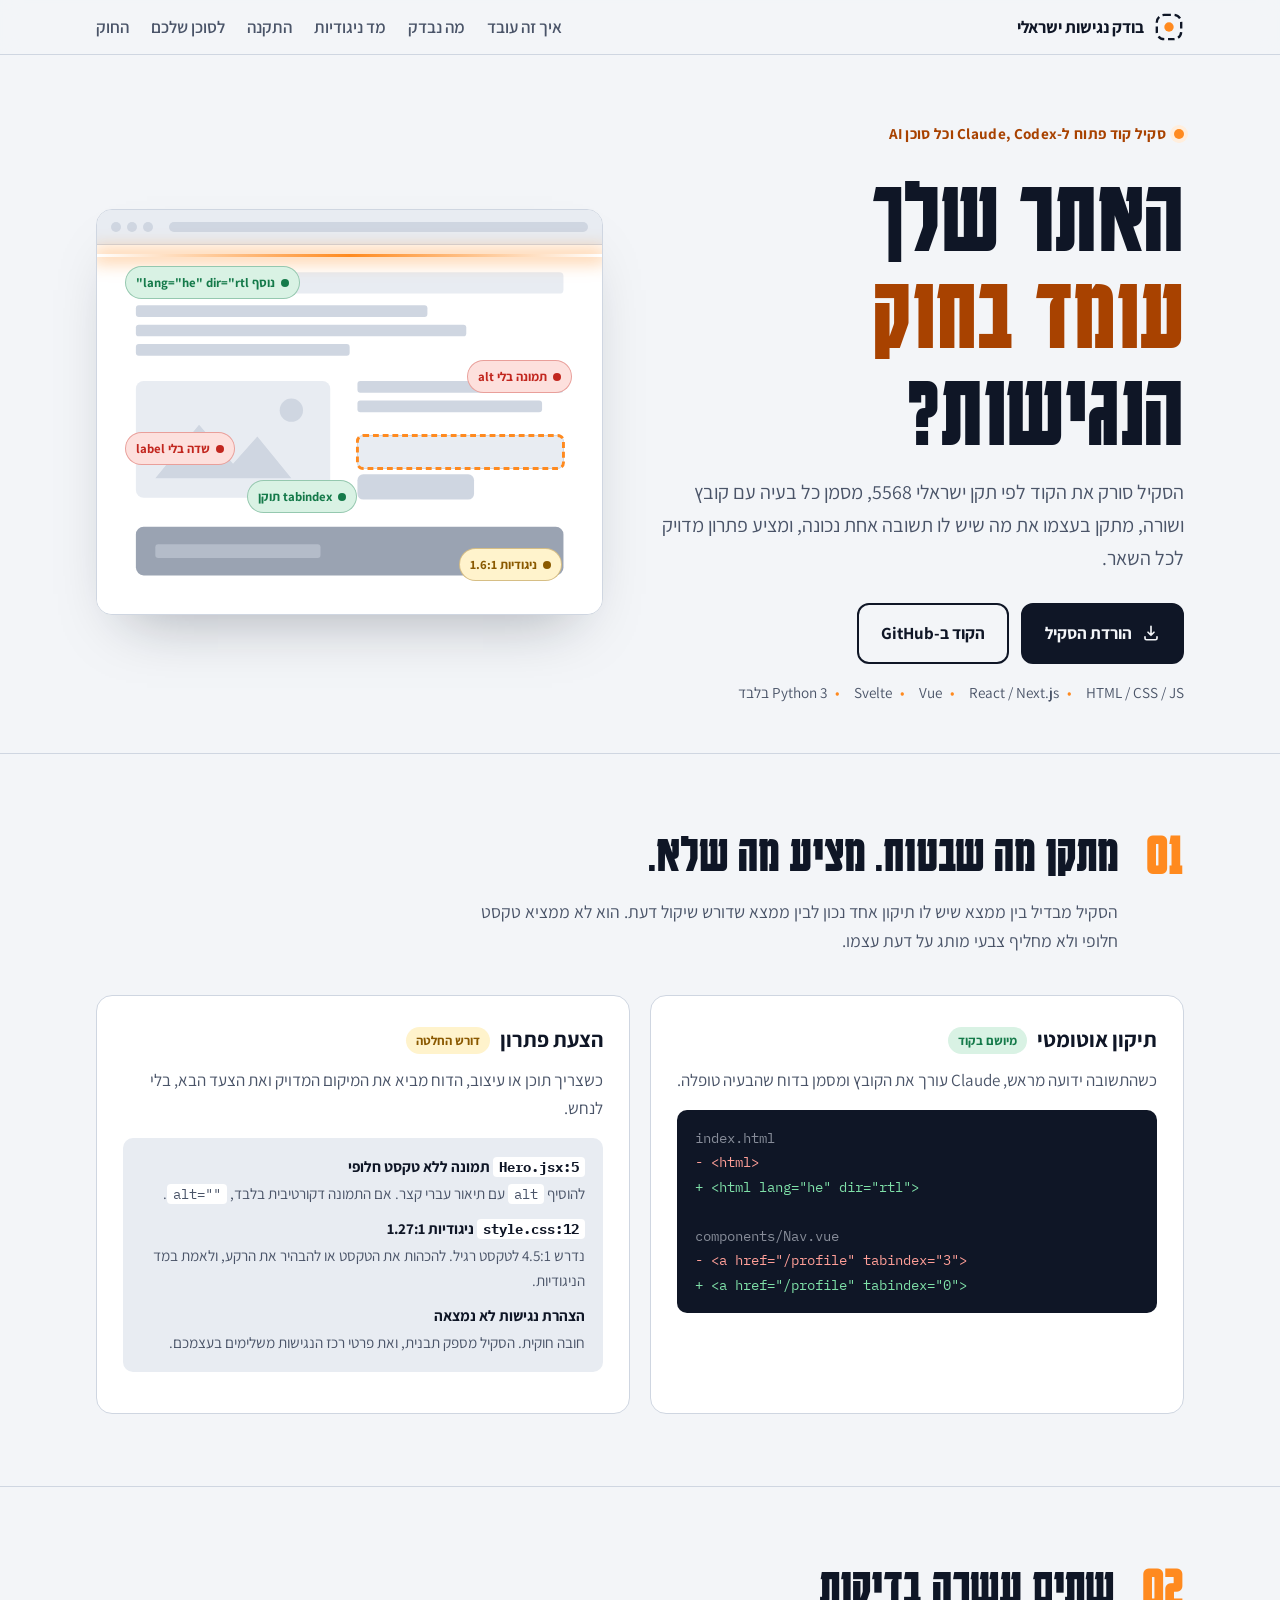
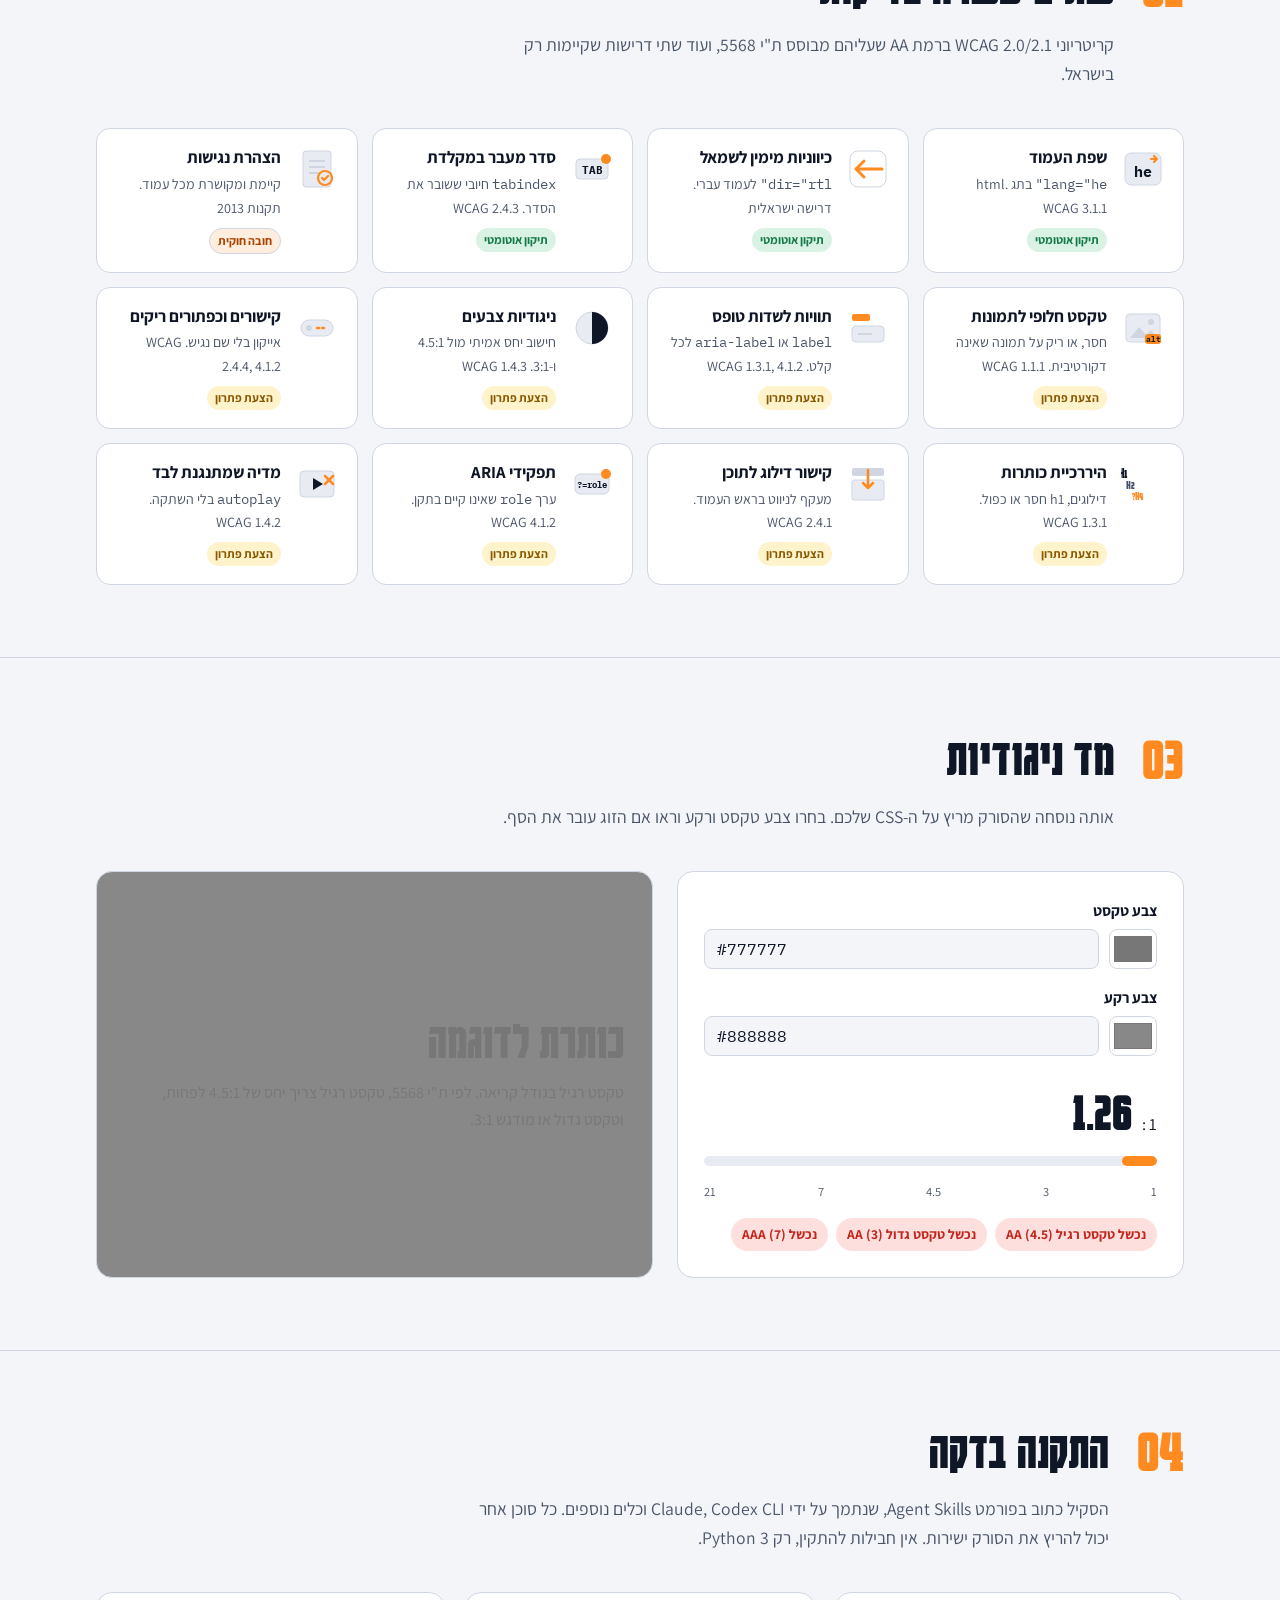
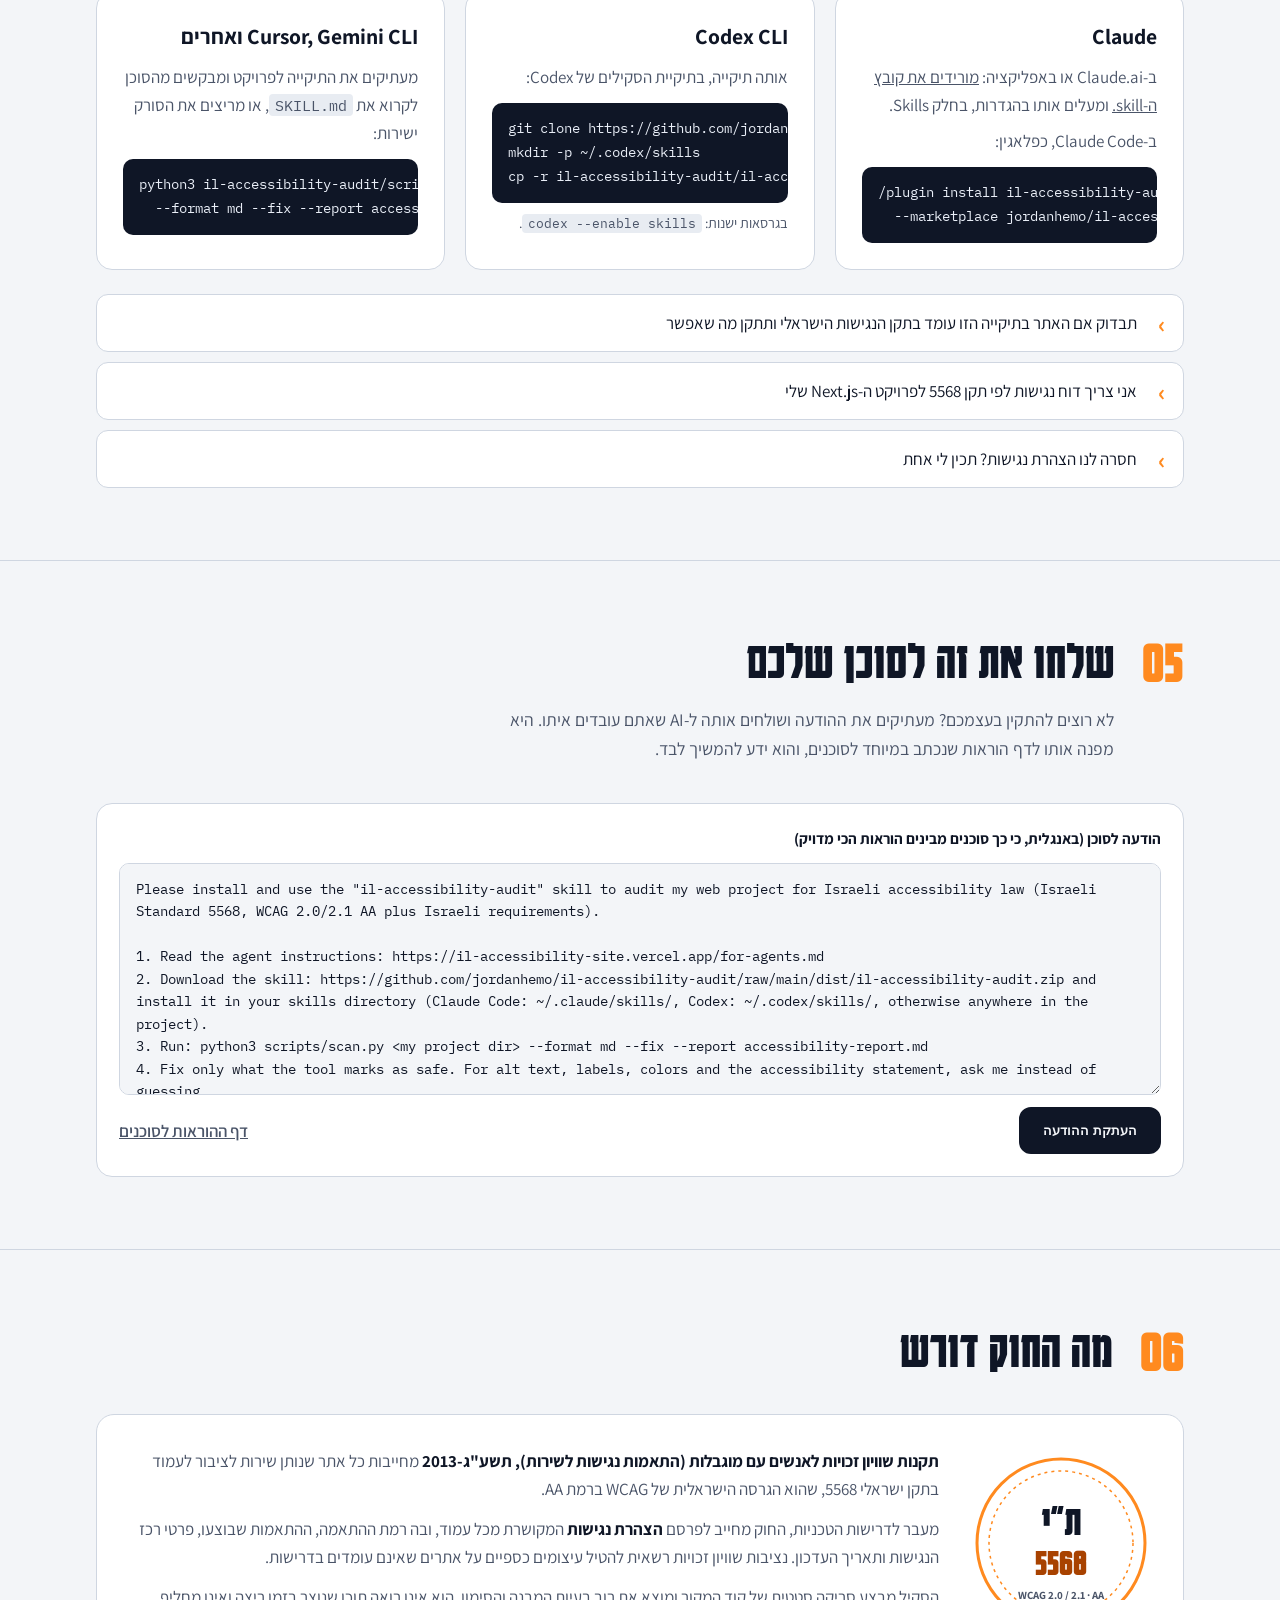
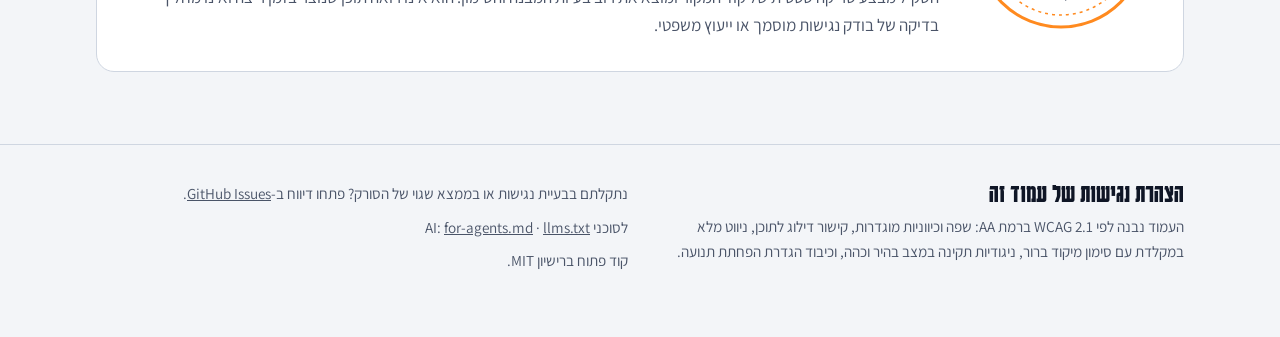
<file: index.html>
<!doctype html>
<html lang="he" dir="rtl">
<head>
<meta charset="utf-8">
<meta name="viewport" content="width=device-width, initial-scale=1, viewport-fit=cover">
<meta name="claude:viewport-fit-sides" content="cover">
<title>בודק נגישות ישראלי</title>
<meta name="description" content="סקיל חינמי לסוכני AI (Claude, Codex ואחרים) שסורק פרויקט אינטרנט לפי תקן ישראלי 5568, מפיק דוח ומתקן את מה שבטוח לתקן.">
<link rel="canonical" href="https://il-accessibility-site.vercel.app/">
<link rel="icon" href="/icon.svg" type="image/svg+xml">
<link rel="manifest" href="/site.webmanifest">
<meta property="og:type" content="website">
<meta property="og:title" content="בודק נגישות ישראלי">
<meta property="og:description" content="סקיל חינמי לסוכני AI שבודק אתרים לפי תקן ישראלי 5568, מפיק דוח בעברית ומתקן את מה שבטוח לתקן.">
<meta property="og:url" content="https://il-accessibility-site.vercel.app/">
<meta property="og:locale" content="he_IL">
<meta name="twitter:card" content="summary">
<script type="application/ld+json">
{
  "@context": "https://schema.org",
  "@type": "SoftwareApplication",
  "name": "IL Accessibility Audit",
  "alternateName": "בודק נגישות ישראלי",
  "description": "Agent skill that audits web projects against Israeli Standard 5568 (WCAG 2.0/2.1 AA plus Israeli requirements), writes a Hebrew report and auto-fixes unambiguous findings.",
  "applicationCategory": "DeveloperApplication",
  "operatingSystem": "Any",
  "inLanguage": ["he", "en"],
  "license": "https://opensource.org/licenses/MIT",
  "isAccessibleForFree": true,
  "downloadUrl": "https://github.com/jordanhemo/il-accessibility-audit/raw/main/dist/il-accessibility-audit.zip",
  "codeRepository": "https://github.com/jordanhemo/il-accessibility-audit",
  "url": "https://il-accessibility-site.vercel.app/"
}
</script>
<link rel="preconnect" href="https://fonts.googleapis.com">
<link rel="preconnect" href="https://fonts.gstatic.com" crossorigin>
<link href="https://fonts.googleapis.com/css2?family=Karantina:wght@400;700&family=Assistant:wght@400;600;700&family=IBM+Plex+Mono:wght@400;500&display=swap" rel="stylesheet">
<style>
/* Layout: a diagnostic surface. Headline column on the start side, a live mock-browser being scanned beside it;
   every section illustrated with the instruments of accessibility itself (focus ring, contrast meter, diff). */
:root {
  --paper: #f3f5f8;
  --paper-2: #e8ecf2;
  --panel: #ffffff;
  --ink: #0f1626;
  --ink-2: #4a5468;
  --rule: #cfd6e1;
  --focus: #ff8a1f;          /* graphics only */
  --focus-ink: #a84200;      /* text on paper */
  --focus-soft: #ffeedd;
  --ok: #157a4a;
  --ok-soft: #d9f2e4;
  --crit: #c2271f;
  --crit-soft: #fde0dd;
  --warn: #8a5900;
  --warn-soft: #fff3cc;
  --code-bg: #0f1626;
  --code-fg: #e9eef7;
  --code-add: #7fe0a8;
  --code-del: #ff9f98;
  --display: "Karantina", "Assistant", system-ui, sans-serif;
  --body: "Assistant", "Heebo", system-ui, sans-serif;
  --mono: "IBM Plex Mono", ui-monospace, Menlo, monospace;
  color-scheme: light;
}
@media (prefers-color-scheme: dark) {
  :root:not([data-theme="light"]) {
    --paper: #0d1220; --paper-2: #131a2c; --panel: #171f33; --ink: #eef2f9; --ink-2: #aab4c8; --rule: #2a3449;
    --focus: #ffa14d; --focus-ink: #ffb46b; --focus-soft: #3a2410;
    --ok: #6fd79b; --ok-soft: #10301f; --crit: #ff8d84; --crit-soft: #3d1613; --warn: #f5c45a; --warn-soft: #3a2d08;
    --code-bg: #060912; --code-fg: #e9eef7; color-scheme: dark;
  }
}
:root[data-theme="dark"] {
  --paper: #0d1220; --paper-2: #131a2c; --panel: #171f33; --ink: #eef2f9; --ink-2: #aab4c8; --rule: #2a3449;
  --focus: #ffa14d; --focus-ink: #ffb46b; --focus-soft: #3a2410;
  --ok: #6fd79b; --ok-soft: #10301f; --crit: #ff8d84; --crit-soft: #3d1613; --warn: #f5c45a; --warn-soft: #3a2d08;
  --code-bg: #060912; --code-fg: #e9eef7; color-scheme: dark;
}

* { box-sizing: border-box; }
html { scroll-behavior: smooth; }
body {
  margin: 0; direction: rtl;
  background: var(--paper); color: var(--ink);
  font-family: var(--body); font-size: 1.0625rem; line-height: 1.65;
}
h1, h2, h3 { text-wrap: balance; margin: 0; }
a { color: inherit; }
:focus-visible { outline: 3px solid var(--focus); outline-offset: 3px; border-radius: 6px; }
code, pre, .mono { font-family: var(--mono); }
.wrap {
  max-width: 1120px; margin-inline: auto;
  padding-left: max(16px, env(safe-area-inset-left, 0px));
  padding-right: max(16px, env(safe-area-inset-right, 0px));
}
.skip { position: absolute; top: -80px; inset-inline-start: 16px; background: var(--ink); color: var(--paper); padding: 10px 16px; border-radius: 8px; font-weight: 700; z-index: 20; }
.skip:focus { top: 16px; }

/* ---------- top bar ---------- */
.top { position: sticky; top: env(safe-area-inset-top, 0px); z-index: 10; background: color-mix(in srgb, var(--paper) 85%, transparent); backdrop-filter: blur(10px); border-bottom: 1px solid var(--rule); }
body::before { content: ""; position: fixed; inset: 0 0 auto; height: env(safe-area-inset-top, 0px); z-index: 11; background: var(--paper); }
.top .wrap { display: flex; align-items: center; justify-content: space-between; gap: 16px; padding-block: 12px; }
.logo { display: flex; align-items: center; gap: 10px; text-decoration: none; font-weight: 700; }
.logo svg { width: 30px; height: 30px; }
.top nav ul { list-style: none; margin: 0; padding: 0; display: flex; gap: 22px; flex-wrap: wrap; }
.top nav a { text-decoration: none; color: var(--ink-2); font-weight: 600; }
.top nav a:hover { color: var(--ink); text-decoration: underline; text-underline-offset: 4px; }

/* ---------- hero ---------- */
.hero .wrap { display: grid; grid-template-columns: 1.05fr 1fr; gap: 48px; align-items: center; padding-block: 64px 48px; }
.kicker { display: inline-flex; align-items: center; gap: 8px; font-weight: 700; color: var(--focus-ink); font-size: 0.95rem; letter-spacing: 0.02em; }
.kicker::before { content: ""; width: 10px; height: 10px; border-radius: 50%; background: var(--focus); box-shadow: 0 0 0 4px var(--focus-soft); }
h1 { font-family: var(--display); font-weight: 700; font-size: clamp(3.4rem, 8.5vw, 6.6rem); line-height: 0.92; letter-spacing: 0.005em; margin: 18px 0 20px; }
h1 em { font-style: normal; color: var(--focus-ink); }
.lede { font-size: 1.25rem; color: var(--ink-2); max-width: 34rem; margin: 0 0 28px; }
.cta { display: flex; gap: 12px; flex-wrap: wrap; align-items: center; }
.btn { display: inline-flex; align-items: center; gap: 10px; padding: 14px 22px; border-radius: 12px; font-weight: 700; text-decoration: none; border: 2px solid var(--ink); transition: transform .15s ease; }
.btn:hover { transform: translateY(-1px); }
.btn-ink { background: var(--ink); color: var(--paper); }
.btn-ghost { background: transparent; color: var(--ink); }
.btn svg { width: 18px; height: 18px; }
.meta { margin: 16px 0 0; color: var(--ink-2); font-size: 0.95rem; display: flex; gap: 14px; flex-wrap: wrap; }
.meta span::before { content: "•"; margin-inline-end: 8px; color: var(--focus); }
.meta span:first-child::before { content: none; }

/* mock browser scan */
.scan { position: relative; background: var(--panel); border: 1px solid var(--rule); border-radius: 16px; box-shadow: 0 30px 60px -30px rgba(15,22,38,.35); overflow: hidden; }
.scan .bar { display: flex; gap: 6px; padding: 12px 14px; border-bottom: 1px solid var(--rule); background: var(--paper-2); direction: ltr; }
.scan .bar i { width: 10px; height: 10px; border-radius: 50%; background: var(--rule); }
.scan .bar .url { margin-inline-start: 10px; flex: 1; height: 10px; border-radius: 5px; background: var(--rule); }
.scan svg { display: block; width: 100%; height: auto; }
.scan .sweep { position: absolute; inset-inline: 0; top: 44px; height: 3px; background: linear-gradient(90deg, transparent, var(--focus), transparent); box-shadow: 0 0 18px 4px color-mix(in srgb, var(--focus) 55%, transparent); animation: sweep 5s ease-in-out infinite; }
@keyframes sweep { 0% { transform: translateY(0); opacity: 0 } 8% { opacity: 1 } 92% { opacity: 1 } 100% { transform: translateY(380px); opacity: 0 } }
.flag { position: absolute; display: inline-flex; align-items: center; gap: 6px; padding: 5px 10px; border-radius: 999px; font-size: 0.8rem; font-weight: 700; white-space: nowrap; border: 1px solid; animation: pop .5s ease both; }
.flag::before { content: ""; width: 8px; height: 8px; border-radius: 50%; background: currentColor; }
.flag.crit { color: var(--crit); background: var(--crit-soft); border-color: color-mix(in srgb, var(--crit) 35%, transparent); }
.flag.warn { color: var(--warn); background: var(--warn-soft); border-color: color-mix(in srgb, var(--warn) 35%, transparent); }
.flag.ok   { color: var(--ok);   background: var(--ok-soft);   border-color: color-mix(in srgb, var(--ok) 35%, transparent); }
@keyframes pop { from { transform: scale(.85) } to { transform: scale(1) } }
.flag:nth-of-type(2) { animation-delay: .15s } .flag:nth-of-type(3) { animation-delay: .3s } .flag:nth-of-type(4) { animation-delay: .45s } .flag:nth-of-type(5) { animation-delay: .6s }
.scan .ring { stroke: var(--focus); stroke-width: 3; fill: none; stroke-dasharray: 6 4; animation: ring 1.2s linear infinite; }
@keyframes ring { to { stroke-dashoffset: -20 } }
@media (prefers-reduced-motion: reduce) {
  .scan .sweep { display: none } .flag { animation: none } .scan .ring { animation: none } .btn { transition: none } html { scroll-behavior: auto }
}

/* ---------- sections ---------- */
section { padding-block: 72px; border-top: 1px solid var(--rule); }
.sec-head { display: grid; grid-template-columns: auto 1fr; gap: 20px 28px; align-items: end; margin-bottom: 40px; }
.sec-num { font-family: var(--display); font-size: 4rem; line-height: 0.8; color: var(--focus); font-weight: 700; }
h2 { font-family: var(--display); font-weight: 700; font-size: clamp(2.2rem, 4.5vw, 3.4rem); line-height: 0.95; }
.sec-head p { grid-column: 2; margin: 0; color: var(--ink-2); max-width: 40rem; font-size: 1.1rem; }

/* fix vs suggest */
.split { display: grid; grid-template-columns: 1fr 1fr; gap: 20px; }
.panel { background: var(--panel); border: 1px solid var(--rule); border-radius: 16px; padding: 26px; min-width: 0; }
.panel h3 { font-size: 1.35rem; font-weight: 700; display: flex; align-items: center; gap: 10px; margin-bottom: 8px; }
.pill { font-size: 0.8rem; padding: 3px 10px; border-radius: 999px; font-weight: 700; }
.pill.ok { background: var(--ok-soft); color: var(--ok); } .pill.warn { background: var(--warn-soft); color: var(--warn); }
.panel p { color: var(--ink-2); margin: 0 0 16px; }
pre.diff { direction: ltr; text-align: left; margin: 0; background: var(--code-bg); color: var(--code-fg); border-radius: 10px; padding: 16px 18px; font-size: 0.9rem; line-height: 1.7; overflow-x: auto; }
.diff .del { color: var(--code-del); } .diff .add { color: var(--code-add); } .diff .cm { opacity: .55; }
.suggest { direction: rtl; background: var(--paper-2); border-radius: 10px; padding: 16px 18px; font-size: 0.95rem; }
.suggest dt { font-weight: 700; margin-top: 10px; } .suggest dt:first-child { margin-top: 0 } .suggest dd { margin: 2px 0 0; color: var(--ink-2); }
.suggest code { background: var(--panel); padding: 1px 6px; border-radius: 4px; direction: ltr; unicode-bidi: isolate; font-size: 0.9em; }

/* checks grid */
.checks { display: grid; grid-template-columns: repeat(auto-fill, minmax(240px, 1fr)); gap: 14px; list-style: none; padding: 0; margin: 0; }
.checks li { background: var(--panel); border: 1px solid var(--rule); border-radius: 14px; padding: 18px; display: grid; grid-template-columns: 44px 1fr; gap: 14px; align-items: start; min-width: 0; }
.checks svg { width: 44px; height: 44px; }
.checks b { display: block; font-size: 1.05rem; line-height: 1.3; }
.checks small { display: block; color: var(--ink-2); margin-top: 4px; font-size: 0.88rem; }
.checks .tag { display: inline-block; margin-top: 8px; font-size: 0.75rem; font-weight: 700; padding: 2px 8px; border-radius: 999px; }
.tag.ok { background: var(--ok-soft); color: var(--ok); } .tag.warn { background: var(--warn-soft); color: var(--warn); } .tag.law { background: var(--focus-soft); color: var(--focus-ink); }

/* contrast tool */
.tool { display: grid; grid-template-columns: 1fr 1.1fr; gap: 24px; align-items: stretch; }
.tool .panel { display: grid; gap: 16px; align-content: start; }
.field { display: grid; gap: 6px; }
.field label { font-weight: 700; font-size: 0.95rem; }
.field .row { display: flex; gap: 10px; align-items: center; }
.field input[type="color"] { width: 48px; height: 40px; border: 1px solid var(--rule); border-radius: 8px; padding: 2px; background: var(--panel); cursor: pointer; }
.field input[type="text"] { flex: 1; min-width: 0; font-family: var(--mono); font-size: 1rem; padding: 9px 12px; border: 1px solid var(--rule); border-radius: 8px; background: var(--paper); color: var(--ink); direction: ltr; }
.preview { border-radius: 16px; border: 1px solid var(--rule); padding: 28px; display: grid; gap: 14px; align-content: center; min-width: 0; }
.preview .big { font-family: var(--display); font-size: 3.2rem; line-height: 1; font-weight: 700; }
.preview .small { font-size: 1rem; }
.ratio { display: flex; align-items: baseline; gap: 10px; margin-top: 10px; direction: ltr; justify-content: flex-end; }
.ratio b { font-family: var(--display); font-size: 3.6rem; line-height: 1; font-variant-numeric: tabular-nums; }
.verdicts { display: flex; gap: 8px; flex-wrap: wrap; }
.verdict { font-size: 0.85rem; font-weight: 700; padding: 4px 10px; border-radius: 999px; border: 1px solid var(--rule); }
.verdict.pass { background: var(--ok-soft); color: var(--ok); border-color: transparent; }
.verdict.fail { background: var(--crit-soft); color: var(--crit); border-color: transparent; }
.meter { height: 10px; border-radius: 5px; background: var(--paper-2); position: relative; overflow: hidden; }
.meter i { position: absolute; inset-block: 0; inset-inline-start: 0; border-radius: 5px; background: var(--focus); transition: width .3s ease; }
.meter-marks { display: flex; justify-content: space-between; font-size: 0.78rem; color: var(--ink-2); font-variant-numeric: tabular-nums; }

/* install */
.install { display: grid; grid-template-columns: 1fr 1fr; gap: 20px; }
.install ol { margin: 0; padding-inline-start: 22px; color: var(--ink-2); }
.install li + li { margin-top: 8px; }
pre.sh { direction: ltr; text-align: left; margin: 12px 0 0; background: var(--code-bg); color: var(--code-fg); border-radius: 10px; padding: 14px 16px; font-size: 0.88rem; line-height: 1.7; overflow-x: auto; }
.prompts { list-style: none; margin: 24px 0 0; padding: 0; display: grid; gap: 10px; }
.prompts li { background: var(--panel); border: 1px solid var(--rule); border-radius: 12px; padding: 14px 18px; position: relative; padding-inline-start: 46px; }
.prompts li::before { content: "›"; position: absolute; inset-inline-start: 18px; top: 8px; font-size: 1.6rem; color: var(--focus); font-weight: 700; }

.install.three { grid-template-columns: repeat(3, 1fr); }
.install .panel p code { background: var(--paper-2); padding: 1px 6px; border-radius: 4px; direction: ltr; unicode-bidi: isolate; font-size: 0.9em; }

/* send to your agent */
.sendbox { background: var(--panel); border: 1px solid var(--rule); border-radius: 16px; padding: 22px; display: grid; gap: 12px; }
.sendbox-label { font-weight: 700; font-size: 0.95rem; }
.sendbox textarea { width: 100%; direction: ltr; text-align: left; font-family: var(--mono); font-size: 0.88rem; line-height: 1.6; padding: 14px 16px; border: 1px solid var(--rule); border-radius: 10px; background: var(--paper); color: var(--ink); resize: vertical; }
.sendbox-actions { display: flex; align-items: center; gap: 14px; flex-wrap: wrap; }
.sendbox-status { color: var(--ok); font-weight: 700; min-height: 1.4em; }
.sendbox-link { color: var(--ink-2); font-weight: 600; margin-inline-start: auto; }

/* law stamp */
.law { display: grid; grid-template-columns: 180px 1fr; gap: 32px; align-items: center; background: var(--panel); border: 1px solid var(--rule); border-radius: 18px; padding: 32px; }
.law svg { width: 180px; height: 180px; max-width: 100%; }
.law p { margin: 0 0 12px; color: var(--ink-2); } .law p:last-child { margin: 0; }
.law strong { color: var(--ink); }

footer { border-top: 1px solid var(--rule); padding-block: 36px 56px; color: var(--ink-2); font-size: 0.95rem; }
footer .wrap { display: grid; grid-template-columns: 1fr 1fr; gap: 24px; }
footer h2 { font-size: 1.6rem; margin-bottom: 8px; color: var(--ink); }
footer p { margin: 0 0 8px; }

@media (max-width: 860px) {
  .hero .wrap { grid-template-columns: 1fr; gap: 36px; padding-block: 44px 36px; }
  .split, .tool, .install, .install.three, footer .wrap { grid-template-columns: 1fr; }
  .law { grid-template-columns: 1fr; text-align: center; justify-items: center; }
  .sec-head { grid-template-columns: 1fr; } .sec-head p { grid-column: 1; }
  .top .wrap { flex-direction: column; align-items: flex-start; }
  .btn { width: 100%; justify-content: center; }
}
</style>
</head>
<body>
<a class="skip" href="#main">דלג לתוכן העמוד</a>

<header class="top">
  <div class="wrap">
    <a class="logo" href="#main" aria-label="בודק נגישות ישראלי, לראש העמוד">
      <svg viewBox="0 0 32 32" aria-hidden="true"><rect x="3" y="3" width="26" height="26" rx="8" fill="none" stroke="currentColor" stroke-width="2.5" stroke-dasharray="7 4"/><circle cx="16" cy="16" r="5" fill="var(--focus)"/></svg>
      <span>בודק נגישות ישראלי</span>
    </a>
    <nav aria-label="ניווט ראשי">
      <ul>
        <li><a href="#how">איך זה עובד</a></li>
        <li><a href="#checks">מה נבדק</a></li>
        <li><a href="#contrast">מד ניגודיות</a></li>
        <li><a href="#install">התקנה</a></li>
        <li><a href="#ai">לסוכן שלכם</a></li>
        <li><a href="#law">החוק</a></li>
      </ul>
    </nav>
  </div>
</header>

<main id="main" tabindex="-1">
  <div class="hero">
    <div class="wrap">
      <div>
        <span class="kicker">סקיל קוד פתוח ל-Claude, Codex וכל סוכן AI</span>
        <h1>האתר שלך<br><em>עומד בחוק</em><br>הנגישות?</h1>
        <p class="lede">
          הסקיל סורק את הקוד לפי תקן ישראלי 5568, מסמן כל בעיה עם קובץ ושורה,
          מתקן בעצמו את מה שיש לו תשובה אחת נכונה, ומציע פתרון מדויק לכל השאר.
        </p>
        <div class="cta">
          <a class="btn btn-ink" href="https://github.com/jordanhemo/il-accessibility-audit/raw/main/dist/il-accessibility-audit.zip">
            <svg viewBox="0 0 24 24" aria-hidden="true" fill="none" stroke="currentColor" stroke-width="2.2" stroke-linecap="round" stroke-linejoin="round"><path d="M12 3v12m0 0l-4-4m4 4l4-4M4 17v2a2 2 0 002 2h12a2 2 0 002-2v-2"/></svg>
            הורדת הסקיל
          </a>
          <a class="btn btn-ghost" href="https://github.com/jordanhemo/il-accessibility-audit">הקוד ב-GitHub</a>
        </div>
        <p class="meta"><span>HTML / CSS / JS</span><span>React / Next.js</span><span>Vue</span><span>Svelte</span><span>Python 3 בלבד</span></p>
      </div>

      <div class="scan" role="img" aria-label="הדמיה של סריקת עמוד: סמנים מציינים תמונה ללא טקסט חלופי, שדה ללא תווית, ניגודיות נמוכה, ושני תיקונים שבוצעו">
        <div class="bar"><i></i><i></i><i></i><span class="url"></span></div>
        <svg viewBox="0 0 520 380" aria-hidden="true">
          <rect x="0" y="0" width="520" height="380" fill="var(--panel)"/>
          <rect x="40" y="28" width="440" height="22" rx="4" fill="var(--paper-2)"/>
          <rect x="40" y="62" width="300" height="12" rx="3" fill="var(--rule)"/>
          <rect x="40" y="82" width="340" height="12" rx="3" fill="var(--rule)"/>
          <rect x="40" y="102" width="220" height="12" rx="3" fill="var(--rule)"/>
          <rect x="40" y="140" width="200" height="120" rx="8" fill="var(--paper-2)"/>
          <path d="M60 240l45-55 35 40 25-28 35 43z" fill="var(--rule)"/>
          <circle cx="200" cy="170" r="12" fill="var(--rule)"/>
          <rect x="268" y="140" width="212" height="12" rx="3" fill="var(--rule)"/>
          <rect x="268" y="160" width="190" height="12" rx="3" fill="var(--rule)"/>
          <rect x="268" y="196" width="212" height="34" rx="6" fill="var(--paper-2)" stroke="var(--rule)"/>
          <rect x="268" y="236" width="120" height="26" rx="6" fill="var(--rule)"/>
          <rect x="40" y="290" width="440" height="50" rx="8" fill="#9aa3b2"/>
          <rect x="60" y="308" width="170" height="14" rx="3" fill="#b4bcc9"/>
          <rect x="268" y="196" width="212" height="34" rx="6" class="ring"/>
        </svg>
        <span class="sweep" aria-hidden="true"></span>
        <span class="flag crit" style="top:150px; inset-inline-start:30px">תמונה בלי alt</span>
        <span class="flag crit" style="top:222px; inset-inline-end:28px">שדה בלי label</span>
        <span class="flag warn" style="top:338px; inset-inline-start:40px">ניגודיות 1.6:1</span>
        <span class="flag ok" style="top:56px; inset-inline-end:28px">נוסף lang="he" dir="rtl"</span>
        <span class="flag ok" style="top:270px; inset-inline-end:150px">tabindex תוקן</span>
      </div>
    </div>
  </div>

  <section id="how" aria-labelledby="how-t">
    <div class="wrap">
      <div class="sec-head">
        <span class="sec-num" aria-hidden="true">01</span>
        <h2 id="how-t">מתקן מה שבטוח. מציע מה שלא.</h2>
        <p>הסקיל מבדיל בין ממצא שיש לו תיקון אחד נכון לבין ממצא שדורש שיקול דעת. הוא לא ממציא טקסט חלופי ולא מחליף צבעי מותג על דעת עצמו.</p>
      </div>
      <div class="split">
        <div class="panel">
          <h3>תיקון אוטומטי <span class="pill ok">מיושם בקוד</span></h3>
          <p>כשהתשובה ידועה מראש, Claude עורך את הקובץ ומסמן בדוח שהבעיה טופלה.</p>
<pre class="diff" aria-label="דוגמת diff של תיקון אוטומטי"><span class="cm">index.html</span>
<span class="del">- &lt;html&gt;</span>
<span class="add">+ &lt;html lang="he" dir="rtl"&gt;</span>

<span class="cm">components/Nav.vue</span>
<span class="del">- &lt;a href="/profile" tabindex="3"&gt;</span>
<span class="add">+ &lt;a href="/profile" tabindex="0"&gt;</span></pre>
        </div>
        <div class="panel">
          <h3>הצעת פתרון <span class="pill warn">דורש החלטה</span></h3>
          <p>כשצריך תוכן או עיצוב, הדוח מביא את המיקום המדויק ואת הצעד הבא, בלי לנחש.</p>
          <dl class="suggest">
            <dt><code>Hero.jsx:5</code> תמונה ללא טקסט חלופי</dt>
            <dd>להוסיף <code>alt</code> עם תיאור עברי קצר. אם התמונה דקורטיבית בלבד, <code>alt=""</code>.</dd>
            <dt><code>style.css:12</code> ניגודיות 1.27:1</dt>
            <dd>נדרש 4.5:1 לטקסט רגיל. להכהות את הטקסט או להבהיר את הרקע, ולאמת במד הניגודיות.</dd>
            <dt>הצהרת נגישות לא נמצאה</dt>
            <dd>חובה חוקית. הסקיל מספק תבנית, ואת פרטי רכז הנגישות משלימים בעצמכם.</dd>
          </dl>
        </div>
      </div>
    </div>
  </section>

  <section id="checks" aria-labelledby="checks-t">
    <div class="wrap">
      <div class="sec-head">
        <span class="sec-num" aria-hidden="true">02</span>
        <h2 id="checks-t">שתים עשרה בדיקות</h2>
        <p>קריטריוני WCAG 2.0/2.1 ברמת AA שעליהם מבוסס ת"י 5568, ועוד שתי דרישות שקיימות רק בישראל.</p>
      </div>
      <ul class="checks">
        <li>
          <svg viewBox="0 0 44 44" aria-hidden="true"><rect x="4" y="6" width="36" height="32" rx="6" fill="var(--paper-2)" stroke="var(--rule)"/><text x="22" y="30" text-anchor="middle" font-family="var(--mono)" font-size="15" font-weight="700" fill="var(--ink)">he</text><path d="M30 12h6m0 0l-3-3m3 3l-3 3" stroke="var(--focus)" stroke-width="2.2" fill="none" stroke-linecap="round"/></svg>
          <div><b>שפת העמוד</b><small><code>lang="he"</code> בתג html. WCAG 3.1.1</small><span class="tag ok">תיקון אוטומטי</span></div>
        </li>
        <li>
          <svg viewBox="0 0 44 44" aria-hidden="true"><path d="M36 22H10m0 0l8-8m-8 8l8 8" stroke="var(--focus)" stroke-width="3" fill="none" stroke-linecap="round" stroke-linejoin="round"/><rect x="4" y="4" width="36" height="36" rx="8" fill="none" stroke="var(--rule)"/></svg>
          <div><b>כיווניות מימין לשמאל</b><small><code>dir="rtl"</code> לעמוד עברי. דרישה ישראלית</small><span class="tag ok">תיקון אוטומטי</span></div>
        </li>
        <li>
          <svg viewBox="0 0 44 44" aria-hidden="true"><rect x="6" y="12" width="32" height="20" rx="4" fill="var(--paper-2)" stroke="var(--rule)"/><text x="22" y="27" text-anchor="middle" font-family="var(--mono)" font-size="11" font-weight="700" fill="var(--ink)">TAB</text><circle cx="36" cy="12" r="5" fill="var(--focus)"/></svg>
          <div><b>סדר מעבר במקלדת</b><small><code>tabindex</code> חיובי ששובר את הסדר. WCAG 2.4.3</small><span class="tag ok">תיקון אוטומטי</span></div>
        </li>
        <li>
          <svg viewBox="0 0 44 44" aria-hidden="true"><rect x="8" y="4" width="28" height="36" rx="3" fill="var(--paper-2)" stroke="var(--rule)"/><path d="M14 14h16M14 20h16M14 26h10" stroke="var(--rule)" stroke-width="2"/><circle cx="30" cy="31" r="7" fill="none" stroke="var(--focus)" stroke-width="2.2"/><path d="M27 31l2 2 4-4" stroke="var(--focus)" stroke-width="2.2" fill="none" stroke-linecap="round"/></svg>
          <div><b>הצהרת נגישות</b><small>קיימת ומקושרת מכל עמוד. תקנות 2013</small><span class="tag law">חובה חוקית</span></div>
        </li>
        <li>
          <svg viewBox="0 0 44 44" aria-hidden="true"><rect x="5" y="8" width="34" height="28" rx="4" fill="var(--paper-2)" stroke="var(--rule)"/><path d="M9 32l9-11 7 8 5-5 6 8z" fill="var(--rule)"/><circle cx="30" cy="16" r="3" fill="var(--rule)"/><rect x="24" y="28" width="16" height="10" rx="3" fill="var(--focus)"/><text x="32" y="36" text-anchor="middle" font-family="var(--mono)" font-size="7.5" font-weight="700" fill="#1a1a1a">alt</text></svg>
          <div><b>טקסט חלופי לתמונות</b><small>חסר, או ריק על תמונה שאינה דקורטיבית. WCAG 1.1.1</small><span class="tag warn">הצעת פתרון</span></div>
        </li>
        <li>
          <svg viewBox="0 0 44 44" aria-hidden="true"><rect x="6" y="20" width="32" height="16" rx="4" fill="var(--paper-2)" stroke="var(--rule)"/><rect x="6" y="8" width="18" height="7" rx="2" fill="var(--focus)"/><path d="M12 28h14" stroke="var(--rule)" stroke-width="2"/></svg>
          <div><b>תוויות לשדות טופס</b><small><code>label</code> או <code>aria-label</code> לכל קלט. WCAG 1.3.1, 4.1.2</small><span class="tag warn">הצעת פתרון</span></div>
        </li>
        <li>
          <svg viewBox="0 0 44 44" aria-hidden="true"><circle cx="22" cy="22" r="16" fill="var(--paper-2)" stroke="var(--rule)"/><path d="M22 6a16 16 0 010 32z" fill="var(--ink)"/><path d="M22 6a16 16 0 000 32" fill="none"/></svg>
          <div><b>ניגודיות צבעים</b><small>חישוב יחס אמיתי מול 4.5:1 ו-3:1. WCAG 1.4.3</small><span class="tag warn">הצעת פתרון</span></div>
        </li>
        <li>
          <svg viewBox="0 0 44 44" aria-hidden="true"><rect x="6" y="14" width="32" height="16" rx="8" fill="var(--paper-2)" stroke="var(--rule)"/><circle cx="14" cy="22" r="3" fill="var(--rule)"/><path d="M22 22h10" stroke="var(--focus)" stroke-width="2.5" stroke-dasharray="2 3" stroke-linecap="round"/></svg>
          <div><b>קישורים וכפתורים ריקים</b><small>אייקון בלי שם נגיש. WCAG 2.4.4, 4.1.2</small><span class="tag warn">הצעת פתרון</span></div>
        </li>
        <li>
          <svg viewBox="0 0 44 44" aria-hidden="true"><text x="6" y="16" font-family="var(--display)" font-size="14" font-weight="700" fill="var(--ink)">H1</text><text x="14" y="27" font-family="var(--display)" font-size="12" font-weight="700" fill="var(--ink-2)">H2</text><text x="22" y="38" font-family="var(--display)" font-size="11" font-weight="700" fill="var(--focus)">H4?</text></svg>
          <div><b>היררכיית כותרות</b><small>דילוגים, h1 חסר או כפול. WCAG 1.3.1</small><span class="tag warn">הצעת פתרון</span></div>
        </li>
        <li>
          <svg viewBox="0 0 44 44" aria-hidden="true"><rect x="6" y="6" width="32" height="8" rx="2" fill="var(--rule)"/><rect x="6" y="18" width="32" height="20" rx="2" fill="var(--paper-2)" stroke="var(--rule)"/><path d="M22 8v18m0 0l-5-5m5 5l5-5" stroke="var(--focus)" stroke-width="2.5" fill="none" stroke-linecap="round"/></svg>
          <div><b>קישור דילוג לתוכן</b><small>מעקף לניווט בראש העמוד. WCAG 2.4.1</small><span class="tag warn">הצעת פתרון</span></div>
        </li>
        <li>
          <svg viewBox="0 0 44 44" aria-hidden="true"><rect x="5" y="12" width="34" height="20" rx="5" fill="var(--paper-2)" stroke="var(--rule)"/><text x="22" y="26" text-anchor="middle" font-family="var(--mono)" font-size="9" font-weight="700" fill="var(--ink)">role=?</text><circle cx="36" cy="12" r="5" fill="var(--focus)"/></svg>
          <div><b>תפקידי ARIA</b><small>ערך <code>role</code> שאינו קיים בתקן. WCAG 4.1.2</small><span class="tag warn">הצעת פתרון</span></div>
        </li>
        <li>
          <svg viewBox="0 0 44 44" aria-hidden="true"><rect x="5" y="9" width="34" height="26" rx="4" fill="var(--paper-2)" stroke="var(--rule)"/><path d="M18 16v12l10-6z" fill="var(--ink)"/><path d="M30 14l8 8m0-8l-8 8" stroke="var(--focus)" stroke-width="2.5" stroke-linecap="round"/></svg>
          <div><b>מדיה שמתנגנת לבד</b><small><code>autoplay</code> בלי השתקה. WCAG 1.4.2</small><span class="tag warn">הצעת פתרון</span></div>
        </li>
      </ul>
    </div>
  </section>

  <section id="contrast" aria-labelledby="contrast-t">
    <div class="wrap">
      <div class="sec-head">
        <span class="sec-num" aria-hidden="true">03</span>
        <h2 id="contrast-t">מד ניגודיות</h2>
        <p>אותה נוסחה שהסורק מריץ על ה-CSS שלכם. בחרו צבע טקסט ורקע וראו אם הזוג עובר את הסף.</p>
      </div>
      <div class="tool">
        <div class="panel">
          <div class="field">
            <label for="fg-hex">צבע טקסט</label>
            <div class="row"><input type="color" id="fg-pick" value="#777777" aria-label="בחירת צבע טקסט"><input type="text" id="fg-hex" value="#777777" spellcheck="false" inputmode="text" maxlength="7"></div>
          </div>
          <div class="field">
            <label for="bg-hex">צבע רקע</label>
            <div class="row"><input type="color" id="bg-pick" value="#888888" aria-label="בחירת צבע רקע"><input type="text" id="bg-hex" value="#888888" spellcheck="false" inputmode="text" maxlength="7"></div>
          </div>
          <div class="ratio" aria-live="polite"><b id="ratio">1.13</b><span>: 1</span></div>
          <div class="meter" aria-hidden="true"><i id="meter" style="width:5%"></i></div>
          <div class="meter-marks" aria-hidden="true"><span>1</span><span>3</span><span>4.5</span><span>7</span><span>21</span></div>
          <div class="verdicts" id="verdicts">
            <span class="verdict fail">טקסט רגיל AA (4.5)</span>
            <span class="verdict fail">טקסט גדול AA (3)</span>
            <span class="verdict fail">AAA (7)</span>
          </div>
        </div>
        <div class="preview" id="preview" style="background:#888888;color:#777777">
          <div class="big">כותרת לדוגמה</div>
          <p class="small" style="margin:0">טקסט רגיל בגודל קריאה. לפי ת"י 5568, טקסט רגיל צריך יחס של 4.5:1 לפחות, וטקסט גדול או מודגש 3:1.</p>
        </div>
      </div>
    </div>
  </section>

  <section id="install" aria-labelledby="install-t">
    <div class="wrap">
      <div class="sec-head">
        <span class="sec-num" aria-hidden="true">04</span>
        <h2 id="install-t">התקנה בדקה</h2>
        <p>הסקיל כתוב בפורמט Agent Skills, שנתמך על ידי Claude, Codex CLI וכלים נוספים. כל סוכן אחר יכול להריץ את הסורק ישירות. אין חבילות להתקין, רק Python 3.</p>
      </div>
      <div class="install three">
        <div class="panel">
          <h3>Claude</h3>
          <p style="margin:0 0 8px">ב-Claude.ai או באפליקציה: <a href="https://github.com/jordanhemo/il-accessibility-audit/raw/main/dist/il-accessibility-audit.skill">מורידים את קובץ ה-‎.skill</a> ומעלים אותו בהגדרות, בחלק Skills.</p>
          <p style="margin:0">ב-Claude Code, כפלאגין:</p>
<pre class="sh">/plugin install il-accessibility-audit \
  --marketplace jordanhemo/il-accessibility-audit</pre>
        </div>
        <div class="panel">
          <h3>Codex CLI</h3>
          <p style="margin:0">אותה תיקייה, בתיקיית הסקילים של Codex:</p>
<pre class="sh">git clone https://github.com/jordanhemo/il-accessibility-audit.git
mkdir -p ~/.codex/skills
cp -r il-accessibility-audit/il-accessibility-audit ~/.codex/skills/</pre>
          <p style="margin:8px 0 0;font-size:.9rem">בגרסאות ישנות: <code>codex --enable skills</code>.</p>
        </div>
        <div class="panel">
          <h3>Cursor, Gemini CLI ואחרים</h3>
          <p style="margin:0">מעתיקים את התיקייה לפרויקט ומבקשים מהסוכן לקרוא את <code>SKILL.md</code>, או מריצים את הסורק ישירות:</p>
<pre class="sh">python3 il-accessibility-audit/scripts/scan.py . \
  --format md --fix --report accessibility-report.md</pre>
        </div>
      </div>
      <ul class="prompts" aria-label="דוגמאות לבקשות">
        <li>תבדוק אם האתר בתיקייה הזו עומד בתקן הנגישות הישראלי ותתקן מה שאפשר</li>
        <li>אני צריך דוח נגישות לפי תקן 5568 לפרויקט ה-Next.js שלי</li>
        <li>חסרה לנו הצהרת נגישות? תכין לי אחת</li>
      </ul>
    </div>
  </section>

  <section id="ai" aria-labelledby="ai-t">
    <div class="wrap">
      <div class="sec-head">
        <span class="sec-num" aria-hidden="true">05</span>
        <h2 id="ai-t">שלחו את זה לסוכן שלכם</h2>
        <p>לא רוצים להתקין בעצמכם? מעתיקים את ההודעה ושולחים אותה ל-AI שאתם עובדים איתו. היא מפנה אותו לדף הוראות שנכתב במיוחד לסוכנים, והוא ידע להמשיך לבד.</p>
      </div>
      <div class="sendbox">
        <label for="agent-msg" class="sendbox-label">הודעה לסוכן (באנגלית, כי כך סוכנים מבינים הוראות הכי מדויק)</label>
        <textarea id="agent-msg" rows="9" readonly spellcheck="false">Please install and use the "il-accessibility-audit" skill to audit my web project for Israeli accessibility law (Israeli Standard 5568, WCAG 2.0/2.1 AA plus Israeli requirements).

1. Read the agent instructions: https://il-accessibility-site.vercel.app/for-agents.md
2. Download the skill: https://github.com/jordanhemo/il-accessibility-audit/raw/main/dist/il-accessibility-audit.zip and install it in your skills directory (Claude Code: ~/.claude/skills/, Codex: ~/.codex/skills/, otherwise anywhere in the project).
3. Run: python3 scripts/scan.py <my project dir> --format md --fix --report accessibility-report.md
4. Fix only what the tool marks as safe. For alt text, labels, colors and the accessibility statement, ask me instead of guessing.
5. Summarize the report in Hebrew.</textarea>
        <div class="sendbox-actions">
          <button type="button" class="btn btn-ink" id="copy-btn">העתקת ההודעה</button>
          <span class="sendbox-status" id="copy-status" role="status" aria-live="polite"></span>
          <a href="/for-agents.md" class="sendbox-link">דף ההוראות לסוכנים</a>
        </div>
      </div>
    </div>
  </section>

  <section id="law" aria-labelledby="law-t">
    <div class="wrap">
      <div class="sec-head">
        <span class="sec-num" aria-hidden="true">06</span>
        <h2 id="law-t">מה החוק דורש</h2>
      </div>
      <div class="law">
        <svg viewBox="0 0 180 180" aria-hidden="true">
          <circle cx="90" cy="90" r="84" fill="none" stroke="var(--focus)" stroke-width="3"/>
          <circle cx="90" cy="90" r="72" fill="none" stroke="var(--focus)" stroke-width="1.5" stroke-dasharray="3 4"/>
          <text x="90" y="82" text-anchor="middle" font-family="var(--display)" font-weight="700" font-size="44" fill="var(--ink)">ת"י</text>
          <text x="90" y="122" text-anchor="middle" font-family="var(--display)" font-weight="700" font-size="40" fill="var(--focus-ink)">5568</text>
          <text x="90" y="146" text-anchor="middle" font-family="var(--body)" font-weight="700" font-size="11" fill="var(--ink-2)">WCAG 2.0 / 2.1 · AA</text>
        </svg>
        <div>
          <p><strong>תקנות שוויון זכויות לאנשים עם מוגבלות (התאמות נגישות לשירות), תשע"ג-2013</strong> מחייבות כל אתר שנותן שירות לציבור לעמוד בתקן ישראלי 5568, שהוא הגרסה הישראלית של WCAG ברמת AA.</p>
          <p>מעבר לדרישות הטכניות, החוק מחייב לפרסם <strong>הצהרת נגישות</strong> המקושרת מכל עמוד, ובה רמת ההתאמה, ההתאמות שבוצעו, פרטי רכז הנגישות ותאריך העדכון. נציבות שוויון זכויות רשאית להטיל עיצומים כספיים על אתרים שאינם עומדים בדרישות.</p>
          <p>הסקיל מבצע סריקה סטטית של קוד המקור ומוצא את רוב בעיות המבנה והסימון. הוא אינו רואה תוכן שנוצר בזמן ריצה ואינו מחליף בדיקה של בודק נגישות מוסמך או ייעוץ משפטי.</p>
        </div>
      </div>
    </div>
  </section>
</main>

<footer>
  <div class="wrap">
    <div>
      <h2>הצהרת נגישות של עמוד זה</h2>
      <p>העמוד נבנה לפי WCAG 2.1 ברמת AA: שפה וכיווניות מוגדרות, קישור דילוג לתוכן, ניווט מלא במקלדת עם סימון מיקוד ברור, ניגודיות תקינה במצב בהיר וכהה, וכיבוד הגדרת הפחתת תנועה.</p>
    </div>
    <div>
      <p>נתקלתם בבעיית נגישות או בממצא שגוי של הסורק? פתחו דיווח ב-<a href="https://github.com/jordanhemo/il-accessibility-audit/issues">GitHub Issues</a>.</p>
      <p>לסוכני AI: <a href="/for-agents.md">for-agents.md</a> · <a href="/llms.txt">llms.txt</a></p>
      <p>קוד פתוח ברישיון MIT.</p>
    </div>
  </div>
</footer>

<script>
(function () {
  var fgPick = document.getElementById('fg-pick'), fgHex = document.getElementById('fg-hex');
  var bgPick = document.getElementById('bg-pick'), bgHex = document.getElementById('bg-hex');
  var ratioEl = document.getElementById('ratio'), meter = document.getElementById('meter');
  var verdicts = document.getElementById('verdicts').children, preview = document.getElementById('preview');

  function parse(h) {
    h = (h || '').trim().replace(/^#/, '');
    if (/^[0-9a-f]{3}$/i.test(h)) h = h.replace(/./g, function (c) { return c + c; });
    if (!/^[0-9a-f]{6}$/i.test(h)) return null;
    return [0, 2, 4].map(function (i) { return parseInt(h.substr(i, 2), 16); });
  }
  function lum(rgb) {
    var c = rgb.map(function (v) { v /= 255; return v <= 0.03928 ? v / 12.92 : Math.pow((v + 0.055) / 1.055, 2.4); });
    return 0.2126 * c[0] + 0.7152 * c[1] + 0.0722 * c[2];
  }
  function update() {
    var fg = parse(fgHex.value), bg = parse(bgHex.value);
    if (!fg || !bg) return;
    var l1 = lum(fg), l2 = lum(bg);
    var r = (Math.max(l1, l2) + 0.05) / (Math.min(l1, l2) + 0.05);
    ratioEl.textContent = r.toFixed(2);
    meter.style.width = Math.min(100, Math.log(r) / Math.log(21) * 100) + '%';
    [[4.5, 'טקסט רגיל AA (4.5)'], [3, 'טקסט גדול AA (3)'], [7, 'AAA (7)']].forEach(function (t, i) {
      var pass = r >= t[0];
      verdicts[i].className = 'verdict ' + (pass ? 'pass' : 'fail');
      verdicts[i].textContent = (pass ? 'עובר ' : 'נכשל ') + t[1];
    });
    preview.style.color = fgHex.value; preview.style.background = bgHex.value;
  }
  function bind(pick, hex) {
    pick.addEventListener('input', function () { hex.value = pick.value; update(); });
    hex.addEventListener('input', function () { var p = parse(hex.value); if (p) { pick.value = '#' + p.map(function (v) { return ('0' + v.toString(16)).slice(-2); }).join(''); } update(); });
  }
  bind(fgPick, fgHex); bind(bgPick, bgHex); update();

  var copyBtn = document.getElementById('copy-btn'), msg = document.getElementById('agent-msg'), status = document.getElementById('copy-status');
  function selectMsg() { msg.focus(); msg.select(); msg.setSelectionRange(0, msg.value.length); }
  copyBtn.addEventListener('click', function () {
    var done = function () { status.textContent = 'הועתק. הדביקו את ההודעה אצל הסוכן.'; };
    var fail = function () { selectMsg(); status.textContent = 'הטקסט סומן. העתיקו אותו עם Ctrl+C.'; };
    if (navigator.clipboard && navigator.clipboard.writeText) {
      navigator.clipboard.writeText(msg.value).then(done, fail);
    } else { fail(); }
  });
})();
</script>
</body>
</html>
</file>
